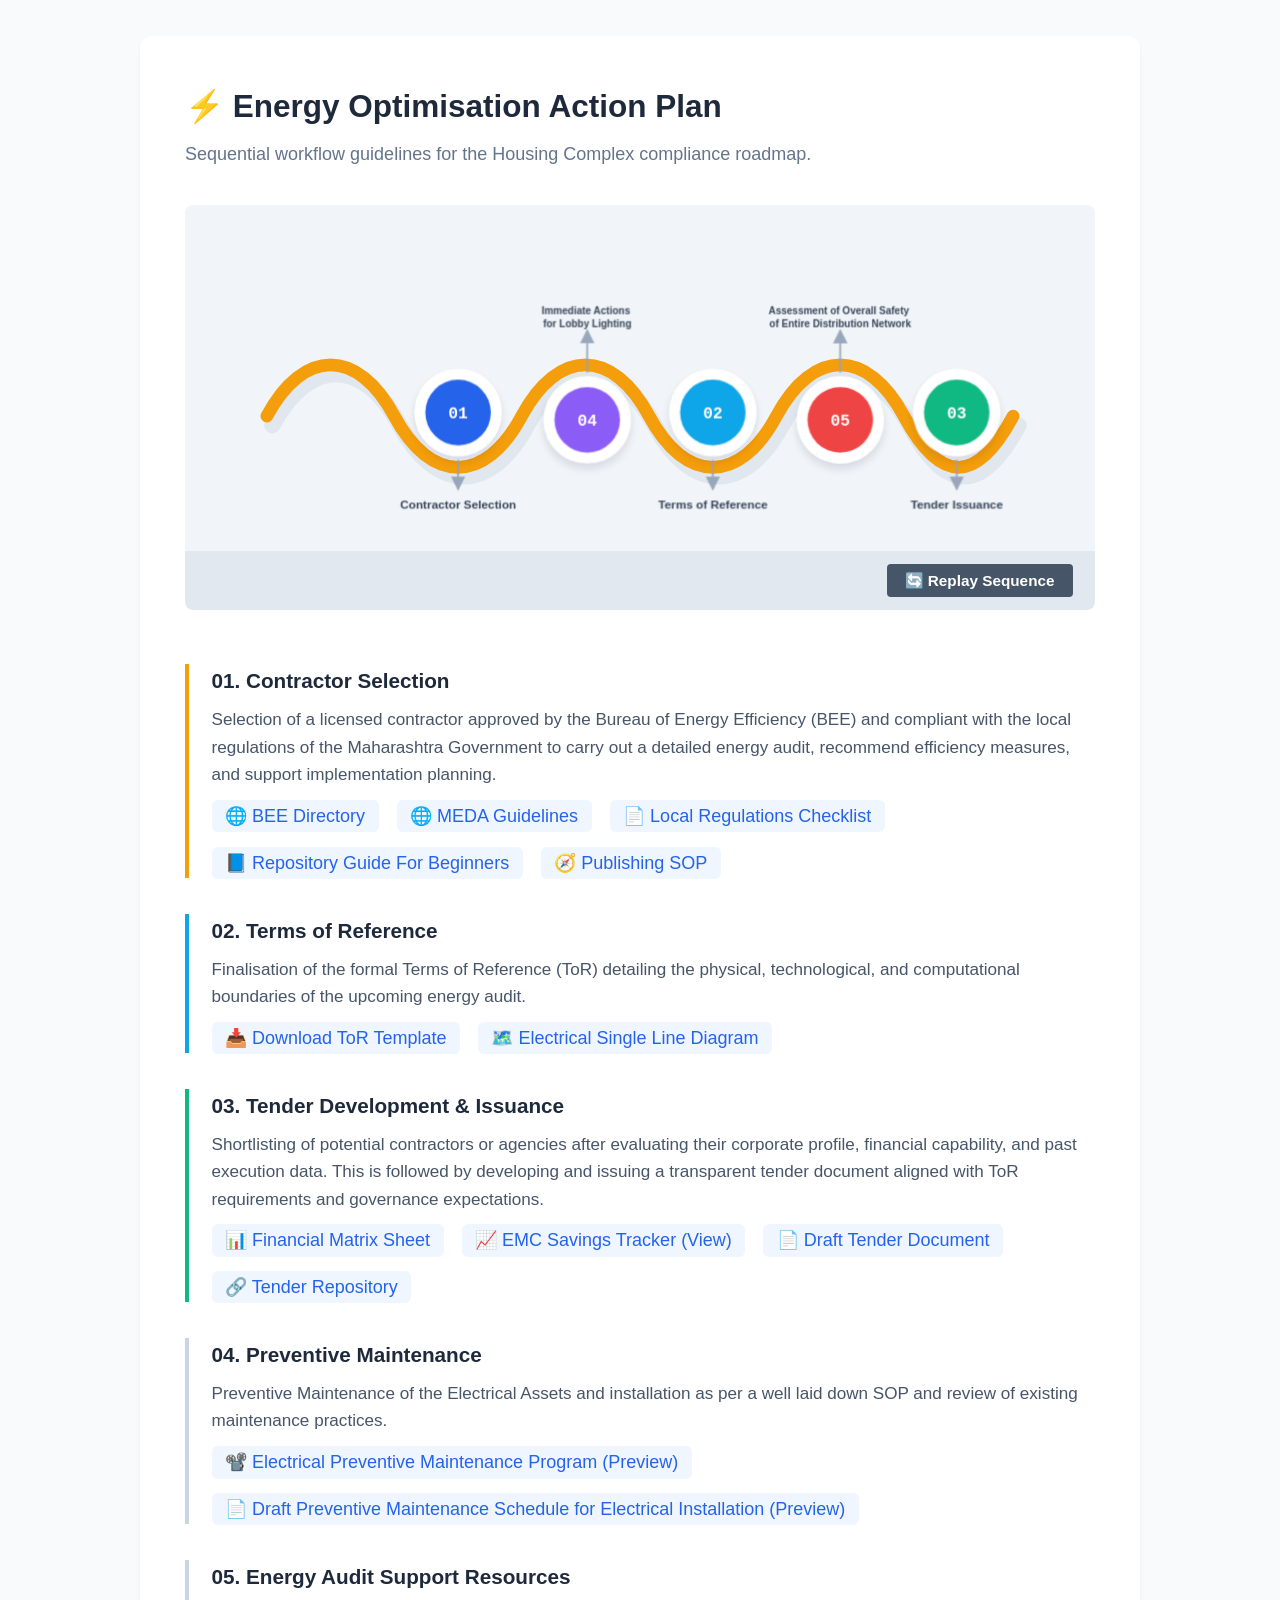
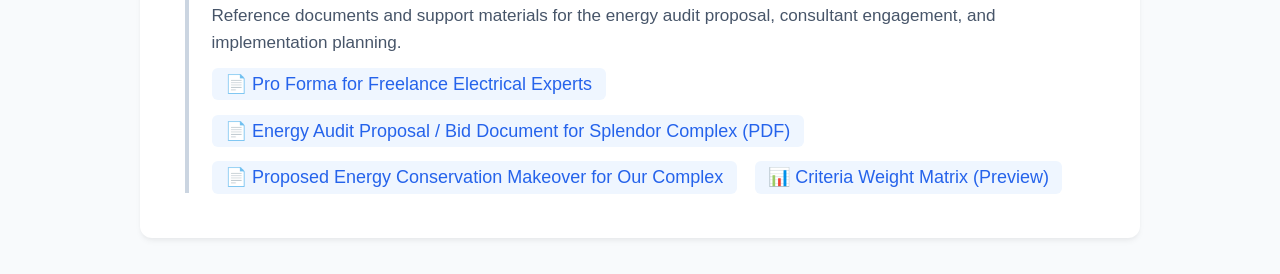
<file: index.html>
<!DOCTYPE html>
<html lang="en">
<head>
  <meta charset="UTF-8">
  <meta name="viewport" content="width=device-width, initial-scale=1.0">
  <meta http-equiv="Content-Security-Policy" content="default-src 'self'; script-src 'self'; style-src 'self'; img-src 'self' data: https:; font-src 'self' data: https:; object-src 'none'; base-uri 'self'; form-action 'self'; frame-ancestors 'none'">
  <meta http-equiv="Referrer-Policy" content="strict-origin-when-cross-origin">
  <meta http-equiv="X-Content-Type-Options" content="nosniff">
  <title>Housing Complex Energy Optimisation Plan</title>
  <link rel="stylesheet" href="./styles.css">
</head>
<body>

  <div class="container">
    <h1>⚡ Energy Optimisation Action Plan</h1>
    <p class="subtitle">Sequential workflow guidelines for the Housing Complex compliance roadmap.</p>

    <!-- Graphic Layout + Controls Wrapper -->
    <div class="graphic-container">
      <div class="graphic-wrapper">
        <svg id="energyWorkflowVisual" xmlns="http://www.w3.org/2000/svg" viewBox="0 0 1000 380">
          <defs>
            <linearGradient id="energyGrad" x1="0%" y1="0%" x2="100%" y2="0%">
              <stop offset="0%" stop-color="#f59e0b" />
              <stop offset="50%" stop-color="#0ea5e9" />
              <stop offset="100%" stop-color="#10b981" />
            </linearGradient>
            <filter id="shadow" x="-20%" y="-20%" width="140%" height="140%">
              <feDropShadow dx="0" dy="6" stdDeviation="5" flood-color="#0f172a" flood-opacity="0.12" />
            </filter>
            <marker id="arrowHead" markerWidth="8" markerHeight="8" refX="7" refY="4" orient="auto">
              <path d="M0,0 L8,4 L0,8 Z" fill="#94a3b8" />
            </marker>
          </defs>

          <path d="M90,220 C130,145 190,145 230,220 C270,295 330,295 370,220 C410,145 470,145 510,220 C550,295 610,295 650,220 C690,145 750,145 790,220 C830,295 870,295 910,220"
            fill="none" stroke="#cbd5e1" stroke-width="18" stroke-linecap="round" stroke-linejoin="round" opacity="0.45" transform="translate(6,22)" />
          <path d="M90,220 C130,145 190,145 230,220 C270,295 330,295 370,220 C410,145 470,145 510,220 C550,295 610,295 650,220 C690,145 750,145 790,220 C830,295 870,295 910,220"
            fill="none" stroke="#f59e0b" stroke-width="14" stroke-linecap="round" stroke-linejoin="round" transform="translate(0,12)" />

          <g transform="translate(300,228)">
            <g id="step1" class="node">
              <circle cx="0" cy="0" r="48" fill="#ffffff" filter="url(#shadow)" />
              <circle cx="0" cy="0" r="36" fill="#2563eb" />
              <text y="2" class="text-num">01</text>
              <line class="desc-arrow" x1="0" y1="52" x2="0" y2="84" />
              <text y="106" class="text-label">Contractor Selection</text>
            </g>
          </g>

          <g transform="translate(580,228)">
            <g id="step2" class="node">
              <circle cx="0" cy="0" r="48" fill="#ffffff" filter="url(#shadow)" />
              <circle cx="0" cy="0" r="36" fill="#0ea5e9" />
              <text y="2" class="text-num">02</text>
              <line class="desc-arrow" x1="0" y1="52" x2="0" y2="84" />
              <text y="106" class="text-label">Terms of Reference</text>
            </g>
          </g>

          <g transform="translate(848,228)">
            <g id="step3" class="node">
              <circle cx="0" cy="0" r="48" fill="#ffffff" filter="url(#shadow)" />
              <circle cx="0" cy="0" r="36" fill="#10b981" />
              <text y="2" class="text-num">03</text>
              <line class="desc-arrow" x1="0" y1="52" x2="0" y2="84" />
              <text y="106" class="text-label">Tender Issuance</text>
            </g>
          </g>

          <g transform="translate(442,236)">
            <g id="step4" class="node">
              <circle cx="0" cy="0" r="48" fill="#ffffff" filter="url(#shadow)" />
              <circle cx="0" cy="0" r="36" fill="#8b5cf6" />
              <text y="2" class="text-num">04</text>
              <line class="desc-arrow" x1="0" y1="-52" x2="0" y2="-98" />
              <text y="-116" class="text-label text-label-small">
                <tspan x="0" dy="0">Immediate Actions</tspan>
                <tspan x="0" dy="14">for Lobby Lighting</tspan>
              </text>
            </g>
          </g>

          <g transform="translate(720,236)">
            <g id="step5" class="node">
              <circle cx="0" cy="0" r="48" fill="#ffffff" filter="url(#shadow)" />
              <circle cx="0" cy="0" r="36" fill="#ef4444" />
              <text y="2" class="text-num">05</text>
              <line class="desc-arrow" x1="0" y1="-52" x2="0" y2="-98" />
              <text y="-116" class="text-label text-label-small">
                <tspan x="0" dy="0">Assessment of Overall Safety</tspan>
                <tspan x="0" dy="14">of Entire Distribution Network</tspan>
              </text>
            </g>
          </g>
        </svg>
      </div>
      <div class="graphic-controls">
        <button id="replayBtn" class="btn-replay">🔄 Replay Sequence</button>
      </div>
    </div>

    <!-- Directory Content Elements -->
    <div class="directory">
      <div class="step-card">
        <div class="step-title">01. Contractor Selection</div>
        <div class="step-scope">Selection of a licensed contractor approved by the Bureau of Energy Efficiency (BEE) and compliant with the local regulations of the Maharashtra Government to carry out a detailed energy audit, recommend efficiency measures, and support implementation planning.</div>
        <ul class="resource-links">
          <li><a href="https://beeindia.gov.in" target="_blank" rel="noopener noreferrer">🌐 BEE Directory</a></li>
          <li><a href="https://maharashtra.gov.in" target="_blank" rel="noopener noreferrer">🌐 MEDA Guidelines</a></li>
          <li><a href="./docs/mh-compliance.md" class="compliance-link">📄 Local Regulations Checklist</a></li>
          <li><a href="./docs/repository-guide.md">📘 Repository Guide For Beginners</a></li>
          <li><a href="./docs/publishing-sop.md">🧭 Publishing SOP</a></li>
        </ul>
      </div>

      <div class="step-card">
        <div class="step-title">02. Terms of Reference</div>
        <div class="step-scope">Finalisation of the formal Terms of Reference (ToR) detailing the physical, technological, and computational boundaries of the upcoming energy audit.</div>
        <ul class="resource-links">
          <li><a href="./templates/tor-template.md">📥 Download ToR Template</a></li>
          <li><a href="./maps/electrical-sld.md">🗺️ Electrical Single Line Diagram</a></li>
        </ul>
      </div>

      <div class="step-card">
        <div class="step-title">03. Tender Development &amp; Issuance</div>
        <div class="step-scope">Shortlisting of potential contractors or agencies after evaluating their corporate profile, financial capability, and past execution data. This is followed by developing and issuing a transparent tender document aligned with ToR requirements and governance expectations.</div>
        <ul class="resource-links">
          <li><a href="./sheets/evaluation-matrix.html">📊 Financial Matrix Sheet</a></li>
          <li><a href="./sheets/EMC_Savings_Tracker.html">📈 EMC Savings Tracker (View)</a></li>
          <li><a href="./docs/draft-tender.md">📄 Draft Tender Document</a></li>
          <li><a href="https://github.com/deepakmalaysia-pixel/deepakOSEMC" target="_blank" rel="noopener noreferrer">🔗 Tender Repository</a></li>
        </ul>
      </div>

      <div class="step-card">
        <div class="step-title">04. Preventive Maintenance</div>
        <div class="step-scope">Preventive Maintenance of the Electrical Assets and installation as per a well laid down SOP and review of existing maintenance practices.</div>
        <ul class="resource-links">
          <li><a href="https://view.officeapps.live.com/op/view.aspx?src=https%3A%2F%2Fraw.githubusercontent.com%2Fdeepakmalaysia-pixel%2FdeepakOSEMC%2Fmain%2Fpresentations%2FElectrical%2520Preventive%2520Maintenance%2520Program.pptx" target="_blank" rel="noopener noreferrer">📽️ Electrical Preventive Maintenance Program (Preview)</a></li>
          <li><a href="https://view.officeapps.live.com/op/view.aspx?src=https%3A%2F%2Fraw.githubusercontent.com%2Fdeepakmalaysia-pixel%2FdeepakOSEMC%2Fmain%2Fpresentations%2FPreventive%2520Maintenance%2520Schedule%2520of%2520Electrical%2520Installation.docx" target="_blank" rel="noopener noreferrer">📄 Draft Preventive Maintenance Schedule for Electrical Installation (Preview)</a></li>
        </ul>
      </div>

      <div class="step-card">
        <div class="step-title">05. Energy Audit Support Resources</div>
        <div class="step-scope">Reference documents and support materials for the energy audit proposal, consultant engagement, and implementation planning.</div>
        <ul class="resource-links">
          <li><a href="./Pro%20Forma%20for%20Freelance%20Electrical%20Experts.pdf">📄 Pro Forma for Freelance Electrical Experts</a></li>
          <li><a href="./Request%20for%20Proposal%20(Bid%20Document)%20for%20Splendor%20Complex.pdf">📄 Energy Audit Proposal / Bid Document for Splendor Complex (PDF)</a></li>
          <li><a href="./Proposed%20Energy%20Conservation%20Makeover%20for%20Our%20Complex.pdf">📄 Proposed Energy Conservation Makeover for Our Complex</a></li>
          <li><a href="./sheets/evaluation-matrix.html">📊 Criteria Weight Matrix (Preview)</a></li>
        </ul>
      </div>
    </div>
  </div>

  <script src="./script.js"></script>
</body>
</html>
</file>
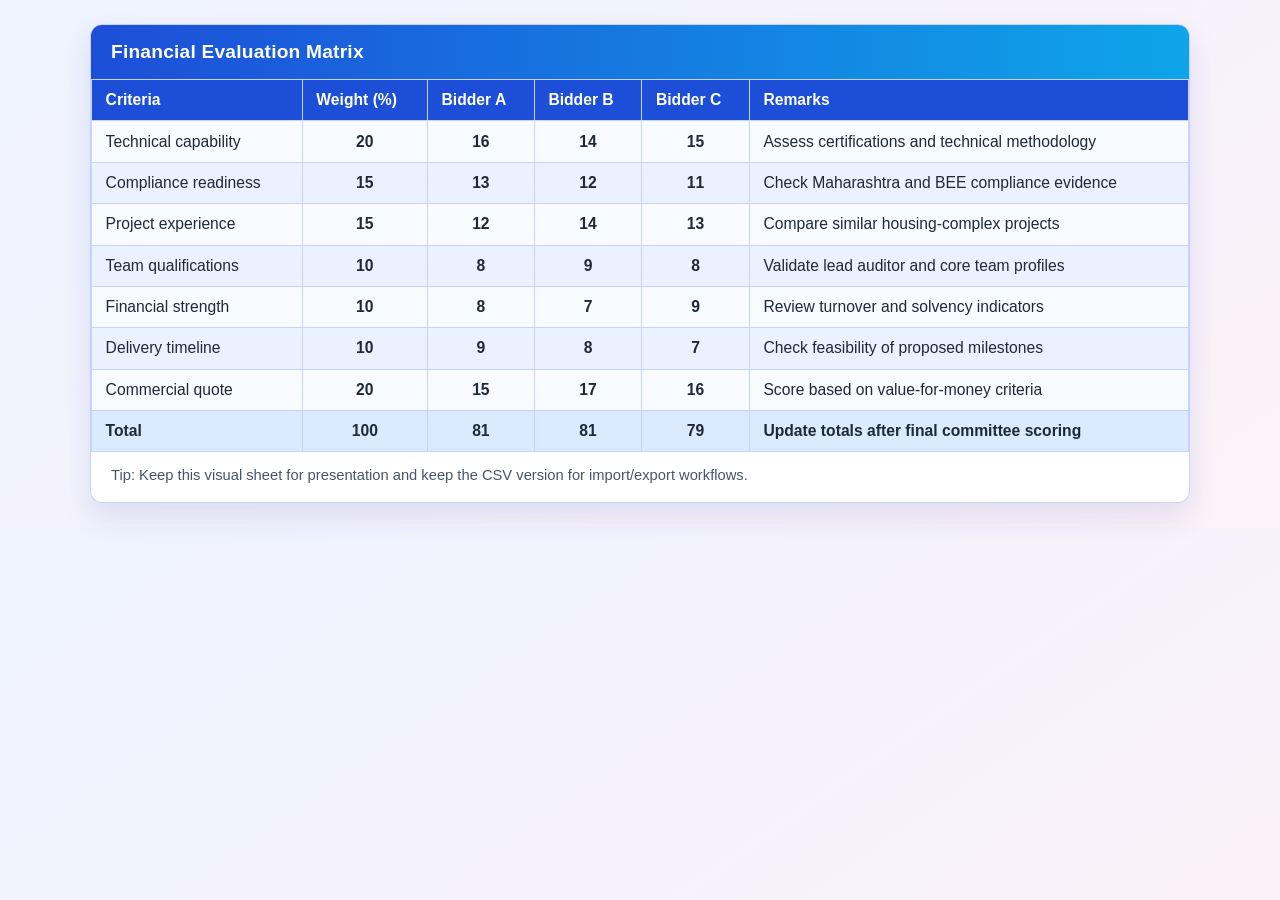
<file: evaluation-matrix.html>
<!DOCTYPE html>
<html lang="en">
<head>
  <meta charset="UTF-8">
  <meta name="viewport" content="width=device-width, initial-scale=1.0">
  <title>Financial Evaluation Matrix</title>
  <style>
    :root {
      --bg-main: #eef3ff;
      --card-bg: #ffffff;
      --header-bg: #1d4ed8;
      --header-text: #ffffff;
      --row-odd: #f8fbff;
      --row-even: #eaf2ff;
      --row-hover: #dbeafe;
      --text-main: #1f2937;
      --border: #c7d2fe;
    }

    * {
      box-sizing: border-box;
    }

    body {
      margin: 0;
      font-family: "Segoe UI", Tahoma, Geneva, Verdana, sans-serif;
      background: linear-gradient(145deg, var(--bg-main), #fdf2f8);
      color: var(--text-main);
      padding: 1.5rem;
    }

    .sheet {
      max-width: 1100px;
      margin: 0 auto;
      background: var(--card-bg);
      border: 1px solid var(--border);
      border-radius: 12px;
      box-shadow: 0 14px 30px rgba(30, 64, 175, 0.12);
      overflow: hidden;
    }

    .sheet-header {
      background: linear-gradient(90deg, #1d4ed8, #0ea5e9);
      color: var(--header-text);
      padding: 1rem 1.25rem;
      font-size: 1.2rem;
      font-weight: 700;
      letter-spacing: 0.2px;
    }

    .table-wrap {
      overflow-x: auto;
    }

    table {
      width: 100%;
      border-collapse: collapse;
      min-width: 900px;
    }

    th, td {
      border: 1px solid var(--border);
      padding: 0.7rem 0.85rem;
      text-align: left;
      font-size: 0.98rem;
    }

    th {
      background: var(--header-bg);
      color: var(--header-text);
      position: sticky;
      top: 0;
      z-index: 1;
    }

    tbody tr:nth-child(odd) {
      background: var(--row-odd);
    }

    tbody tr:nth-child(even) {
      background: var(--row-even);
    }

    tbody tr:hover {
      background: var(--row-hover);
    }

    .num {
      text-align: center;
      font-weight: 600;
    }

    .total-row td {
      font-weight: 700;
      background: #dbeafe;
    }

    .note {
      padding: 0.9rem 1.25rem 1.2rem;
      font-size: 0.92rem;
      color: #475569;
    }
  </style>
</head>
<body>
  <div class="sheet">
    <div class="sheet-header">Financial Evaluation Matrix</div>
    <div class="table-wrap">
      <table>
        <thead>
          <tr>
            <th>Criteria</th>
            <th>Weight (%)</th>
            <th>Bidder A</th>
            <th>Bidder B</th>
            <th>Bidder C</th>
            <th>Remarks</th>
          </tr>
        </thead>
        <tbody>
          <tr>
            <td>Technical capability</td>
            <td class="num">20</td>
            <td class="num">16</td>
            <td class="num">14</td>
            <td class="num">15</td>
            <td>Assess certifications and technical methodology</td>
          </tr>
          <tr>
            <td>Compliance readiness</td>
            <td class="num">15</td>
            <td class="num">13</td>
            <td class="num">12</td>
            <td class="num">11</td>
            <td>Check Maharashtra and BEE compliance evidence</td>
          </tr>
          <tr>
            <td>Project experience</td>
            <td class="num">15</td>
            <td class="num">12</td>
            <td class="num">14</td>
            <td class="num">13</td>
            <td>Compare similar housing-complex projects</td>
          </tr>
          <tr>
            <td>Team qualifications</td>
            <td class="num">10</td>
            <td class="num">8</td>
            <td class="num">9</td>
            <td class="num">8</td>
            <td>Validate lead auditor and core team profiles</td>
          </tr>
          <tr>
            <td>Financial strength</td>
            <td class="num">10</td>
            <td class="num">8</td>
            <td class="num">7</td>
            <td class="num">9</td>
            <td>Review turnover and solvency indicators</td>
          </tr>
          <tr>
            <td>Delivery timeline</td>
            <td class="num">10</td>
            <td class="num">9</td>
            <td class="num">8</td>
            <td class="num">7</td>
            <td>Check feasibility of proposed milestones</td>
          </tr>
          <tr>
            <td>Commercial quote</td>
            <td class="num">20</td>
            <td class="num">15</td>
            <td class="num">17</td>
            <td class="num">16</td>
            <td>Score based on value-for-money criteria</td>
          </tr>
          <tr class="total-row">
            <td>Total</td>
            <td class="num">100</td>
            <td class="num">81</td>
            <td class="num">81</td>
            <td class="num">79</td>
            <td>Update totals after final committee scoring</td>
          </tr>
        </tbody>
      </table>
    </div>
    <div class="note">Tip: Keep this visual sheet for presentation and keep the CSV version for import/export workflows.</div>
  </div>
</body>
</html>
</file>
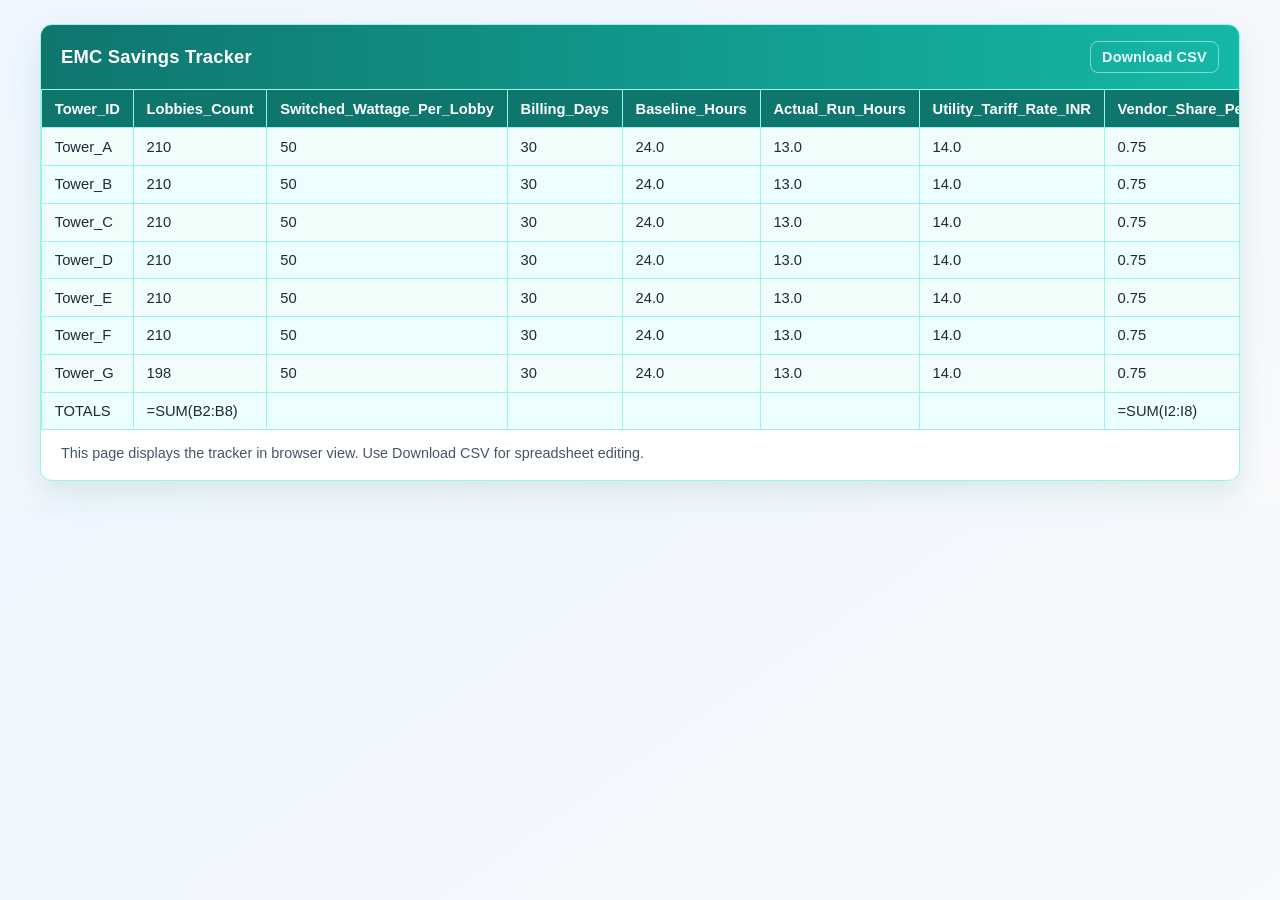
<file: sheets/EMC_Savings_Tracker.html>
<!DOCTYPE html>
<html lang="en">
<head>
  <meta charset="UTF-8">
  <meta name="viewport" content="width=device-width, initial-scale=1.0">
  <title>EMC Savings Tracker</title>
  <style>
    :root {
      --bg-main: #eef6ff;
      --card-bg: #ffffff;
      --header-bg: #0f766e;
      --header-text: #ffffff;
      --row-odd: #f0fdfa;
      --row-even: #ecfeff;
      --row-hover: #ccfbf1;
      --text-main: #1f2937;
      --border: #99f6e4;
    }

    * {
      box-sizing: border-box;
    }

    body {
      margin: 0;
      font-family: "Segoe UI", Tahoma, Geneva, Verdana, sans-serif;
      background: linear-gradient(145deg, var(--bg-main), #f8fafc);
      color: var(--text-main);
      padding: 1.5rem;
    }

    .sheet {
      max-width: 1200px;
      margin: 0 auto;
      background: var(--card-bg);
      border: 1px solid var(--border);
      border-radius: 12px;
      box-shadow: 0 14px 30px rgba(15, 118, 110, 0.12);
      overflow: hidden;
    }

    .sheet-header {
      display: flex;
      align-items: center;
      justify-content: space-between;
      gap: 1rem;
      background: linear-gradient(90deg, #0f766e, #14b8a6);
      color: var(--header-text);
      padding: 1rem 1.25rem;
      font-size: 1.15rem;
      font-weight: 700;
      letter-spacing: 0.2px;
    }

    .sheet-header a {
      color: #ecfeff;
      text-decoration: none;
      border: 1px solid rgba(236, 254, 255, 0.5);
      border-radius: 8px;
      padding: 0.45rem 0.7rem;
      font-size: 0.9rem;
      font-weight: 600;
      white-space: nowrap;
    }

    .sheet-header a:hover {
      background: rgba(236, 254, 255, 0.16);
    }

    .table-wrap {
      overflow-x: auto;
    }

    table {
      width: 100%;
      border-collapse: collapse;
      min-width: 1100px;
    }

    th,
    td {
      border: 1px solid var(--border);
      padding: 0.65rem 0.8rem;
      text-align: left;
      font-size: 0.92rem;
      white-space: nowrap;
    }

    th {
      background: var(--header-bg);
      color: var(--header-text);
      position: sticky;
      top: 0;
      z-index: 1;
    }

    tbody tr:nth-child(odd) {
      background: var(--row-odd);
    }

    tbody tr:nth-child(even) {
      background: var(--row-even);
    }

    tbody tr:hover {
      background: var(--row-hover);
    }

    .note {
      padding: 0.9rem 1.25rem 1.2rem;
      font-size: 0.9rem;
      color: #475569;
    }
  </style>
</head>
<body>
  <div class="sheet">
    <div class="sheet-header">
      <span>EMC Savings Tracker</span>
      <a href="./EMC_Savings_Tracker.csv">Download CSV</a>
    </div>

    <div class="table-wrap">
      <table id="trackerTable" aria-label="EMC Savings Tracker Table"></table>
    </div>

    <div class="note">This page displays the tracker in browser view. Use Download CSV for spreadsheet editing.</div>
  </div>

  <script>
    function parseCsvLine(line) {
      return line.split(",");
    }

    function buildTable(lines) {
      const table = document.getElementById("trackerTable");
      if (!lines.length) {
        table.innerHTML = "<tr><td>No data available.</td></tr>";
        return;
      }

      const headerCells = parseCsvLine(lines[0]);
      const thead = document.createElement("thead");
      const headerRow = document.createElement("tr");
      headerCells.forEach((cell) => {
        const th = document.createElement("th");
        th.textContent = cell;
        headerRow.appendChild(th);
      });
      thead.appendChild(headerRow);

      const tbody = document.createElement("tbody");
      lines.slice(1).forEach((line) => {
        if (!line.trim()) {
          return;
        }
        const row = document.createElement("tr");
        parseCsvLine(line).forEach((cell) => {
          const td = document.createElement("td");
          td.textContent = cell;
          row.appendChild(td);
        });
        tbody.appendChild(row);
      });

      table.innerHTML = "";
      table.appendChild(thead);
      table.appendChild(tbody);
    }

    fetch("./EMC_Savings_Tracker.csv")
      .then((response) => {
        if (!response.ok) {
          throw new Error("Failed to load tracker CSV");
        }
        return response.text();
      })
      .then((text) => {
        const cleanText = text.replace(/^\uFEFF/, "");
        const lines = cleanText.split(/\r?\n/).filter((line) => line.length > 0);
        buildTable(lines);
      })
      .catch(() => {
        const table = document.getElementById("trackerTable");
        table.innerHTML = "<tr><td>Could not load tracker file.</td></tr>";
      });
  </script>
</body>
</html>
</file>
<file: styles.css>
:root {
  --color-primary: #1e293b;
  --color-text: #334155;
  --color-bg: #f8fafc;
  --color-card-bg: #ffffff;
  --font-stack: -apple-system, BlinkMacSystemFont, 'Segoe UI', Roboto, Helvetica, Arial, sans-serif;
}

html {
  font-size: 18px;
}

* {
  box-sizing: border-box;
  margin: 0;
  padding: 0;
}

body {
  font-family: var(--font-stack);
  background-color: var(--color-bg);
  color: var(--color-text);
  line-height: 1.6;
  padding: 2rem 1rem;
}

.container {
  max-width: 1000px;
  margin: 0 auto;
  background: var(--color-card-bg);
  padding: 2.5rem;
  border-radius: 12px;
  box-shadow: 0 4px 6px -1px rgba(0, 0, 0, 0.05), 0 2px 4px -1px rgba(0, 0, 0, 0.03);
}

h1 {
  color: var(--color-primary);
  font-size: 1.75rem;
  font-weight: 700;
  margin-bottom: 0.5rem;
}

.subtitle {
  color: #64748b;
  font-size: 1rem;
  margin-bottom: 2rem;
}

.graphic-container {
  margin-bottom: 3rem;
}

.graphic-wrapper {
  width: 100%;
  position: relative;
  background: #f1f5f9;
  border-radius: 8px 8px 0 0;
  overflow: hidden;
}

.graphic-wrapper svg {
  display: block;
  width: 100%;
  height: auto;
}

.graphic-controls {
  background: #e2e8f0;
  padding: 0.75rem 1.25rem;
  border-radius: 0 0 8px 8px;
  display: flex;
  justify-content: flex-end;
}

.btn-replay {
  background: #475569;
  color: #ffffff;
  border: none;
  padding: 0.4rem 1rem;
  font-size: 0.85rem;
  font-weight: 600;
  border-radius: 4px;
  cursor: pointer;
  display: inline-flex;
  align-items: center;
  gap: 0.35rem;
  transition: background 0.1s ease;
}

.btn-replay:hover {
  background: #334155;
}

@keyframes popIn {
  0% { transform: scale(0); opacity: 0; }
  60% { transform: scale(1.05); opacity: 1; }
  100% { transform: scale(1); opacity: 1; }
}

@keyframes numIn {
  from { opacity: 0; }
  to { opacity: 1; }
}

.node {
  transform-box: fill-box;
  transform-origin: center center;
  opacity: 0;
}

.animate-step-1 { animation: popIn 0.55s cubic-bezier(0.25, 1, 0.5, 1) 0.15s forwards; }
.animate-step-2 { animation: popIn 0.55s cubic-bezier(0.25, 1, 0.5, 1) 1.15s forwards; }
.animate-step-3 { animation: popIn 0.55s cubic-bezier(0.25, 1, 0.5, 1) 2.15s forwards; }
.animate-step-4 { animation: popIn 0.55s cubic-bezier(0.25, 1, 0.5, 1) 3.15s forwards; }
.animate-step-5 { animation: popIn 0.55s cubic-bezier(0.25, 1, 0.5, 1) 4.15s forwards; }
.animate-step-1 .text-num { animation: numIn 0.09s linear 0.15s forwards; }
.animate-step-2 .text-num { animation: numIn 0.09s linear 1.15s forwards; }
.animate-step-3 .text-num { animation: numIn 0.09s linear 2.15s forwards; }
.animate-step-4 .text-num { animation: numIn 0.09s linear 3.15s forwards; }
.animate-step-5 .text-num { animation: numIn 0.09s linear 4.15s forwards; }

.text-label {
  font-family: var(--font-stack);
  font-size: 13px;
  font-weight: 600;
  fill: #334155;
  text-anchor: middle;
}

.text-label-small {
  font-size: 11px;
}

.desc-arrow {
  stroke: #94a3b8;
  stroke-width: 2;
  opacity: 0.95;
  marker-end: url(#arrowHead);
}

.anchor-line {
  stroke: #94a3b8;
  stroke-width: 2;
  opacity: 0.85;
}

.text-num {
  font-family: monospace;
  font-size: 18px;
  font-weight: bold;
  fill: #ffffff;
  text-anchor: middle;
  dominant-baseline: middle;
  opacity: 0;
}

.directory {
  display: flex;
  flex-direction: column;
  gap: 2rem;
}

.step-card {
  border-left: 4px solid #cbd5e1;
  padding-left: 1.25rem;
}

.step-card:nth-of-type(1) { border-left-color: #f59e0b; }
.step-card:nth-of-type(2) { border-left-color: #0ea5e9; }
.step-card:nth-of-type(3) { border-left-color: #10b981; }

.step-title {
  font-size: 1.15rem;
  font-weight: 600;
  color: var(--color-primary);
  margin-bottom: 0.5rem;
}

.step-scope {
  font-size: 0.95rem;
  margin-bottom: 0.75rem;
  color: #475569;
}

.resource-links {
  list-style: none;
  display: flex;
  flex-wrap: wrap;
  gap: 1rem;
}

.resource-links li a {
  font-size: 1rem;
  color: #2563eb;
  text-decoration: none;
  background: #eff6ff;
  padding: 0.35rem 0.75rem;
  border-radius: 6px;
  font-weight: 500;
  transition: all 0.1s ease;
}

.compliance-link {
  font-size: 1.18rem;
  font-weight: 700;
  padding: 0.45rem 0.9rem;
}

.resource-links li a:hover {
  background: #dbeafe;
  color: #1d4ed8;
}
</file>
